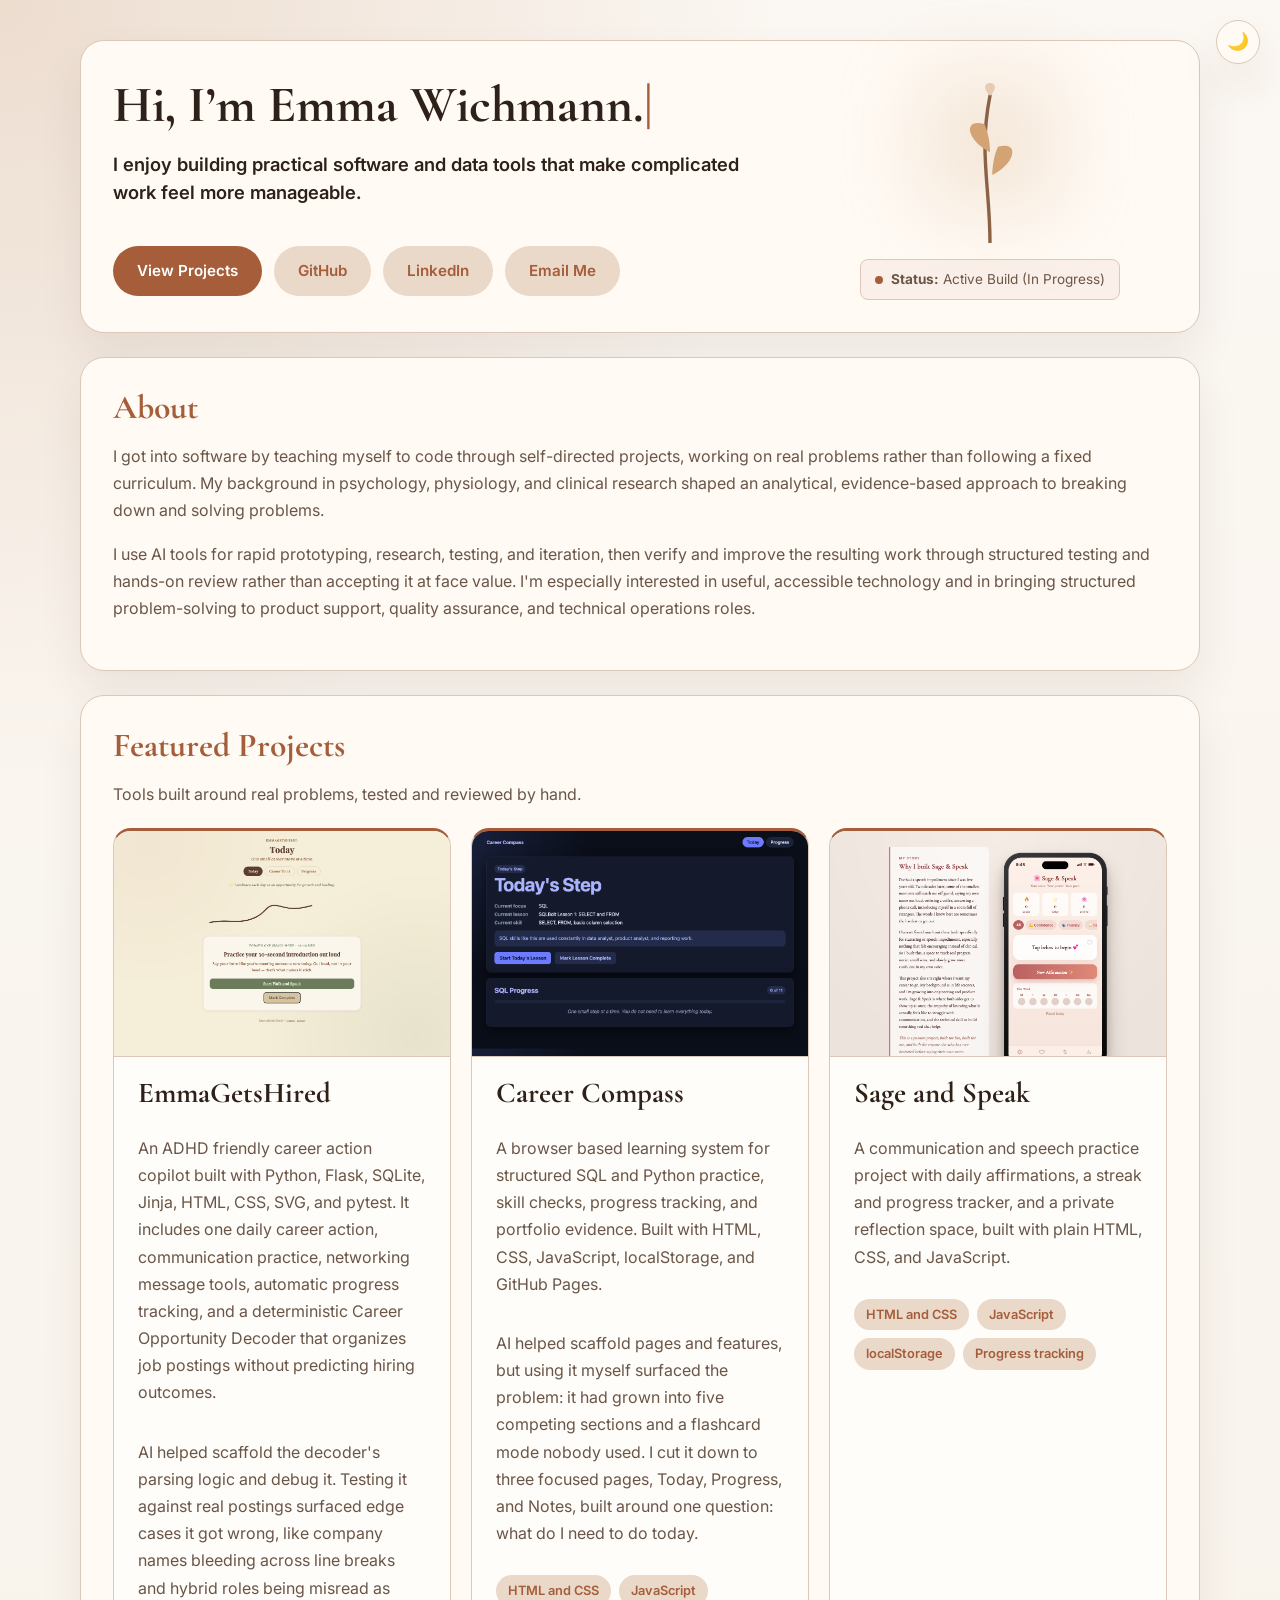
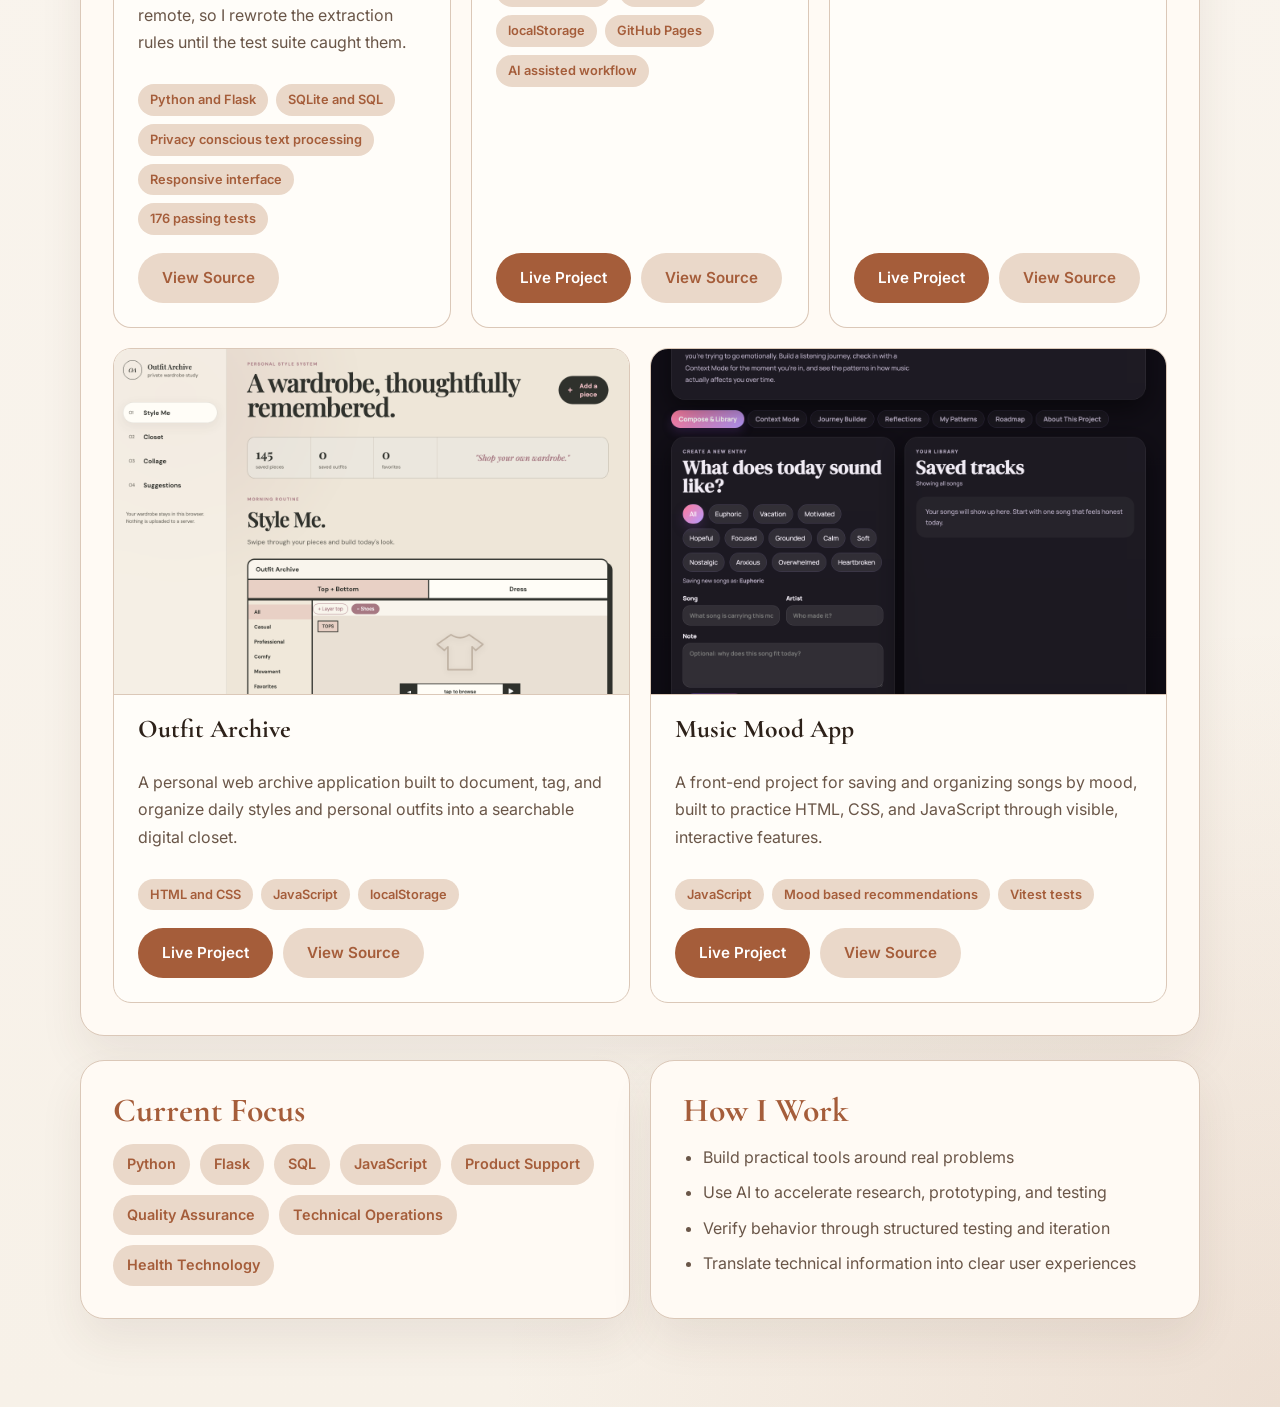
<file: index.html>
<!DOCTYPE html>
<html lang="en">
  <head>
    <meta charset="UTF-8" />
    <meta name="viewport" content="width=device-width, initial-scale=1.0" />
    <title>Emma Wichmann | Technical Product and Software Portfolio</title>
    <meta
      name="description"
    />
    <link rel="preconnect" href="https://fonts.googleapis.com" />
    <link rel="preconnect" href="https://fonts.gstatic.com" crossorigin />
    <link
      href="https://fonts.googleapis.com/css2?family=Cormorant+Garamond:wght@400;500;600;700&family=Inter:wght@400;500;600;700&display=swap"
      rel="stylesheet"
    />
    <link rel="stylesheet" href="style.css" />
  </head>
  <body>
    <button id="theme-toggle" class="theme-toggle" aria-label="Toggle dark mode">🌙</button>

    <main class="page-wrapper">

      <!-- HERO CONTAINER WITH NAME TYPEWRITER -->
      <section class="card hero-card-wrapper">
        <div class="hero-container">

          <div class="hero-text-content">
            <h1 class="hero-title">
              Hi, I’m <span id="typewriter"></span><span class="cursor" aria-hidden="true">|</span>
            </h1>

            <p class="hero-statement">
              I enjoy building practical software and data tools that make complicated work feel more manageable.
            </p>

            <div class="hero-actions">
              <a href="#projects" class="btn btn-primary">View Projects</a>
              <a class="btn btn-secondary" href="https://github.com/EmmaWichmann" target="_blank" rel="noreferrer">GitHub</a>
              <a class="btn btn-secondary" href="https://www.linkedin.com/in/emma-wichmann-668a87217" target="_blank" rel="noreferrer">LinkedIn</a>
              <a href="mailto:emma.1.wichmann@gmail.com" class="btn btn-secondary">Email Me</a>
            </div>
          </div>

          <div class="hero-visual">
            <div class="hero-illustration">
              <!-- Glow backdrop -->
              <div class="glow-sparkle" aria-hidden="true"></div>

              <!-- 1. The Flower SVG -->
              <svg class="swaying-flower" aria-hidden="true" width="120" height="170" viewBox="0 0 100 150" fill="none" xmlns="http://www.w3.org/2000/svg">
                <path d="M50 150C50 100 40 70 50 20" stroke="#8C6247" stroke-width="3" stroke-linecap="round"/>
                <path d="M50 70C30 60 25 40 45 45C45 45 50 55 50 70Z" fill="#D4A373"/>
                <path d="M52 90C72 80 77 60 57 65C57 65 52 75 52 90Z" fill="#D4A373"/>
                <path d="M50 20C35 5 65 5 50 20Z" fill="#E6CCB2"/>
              </svg>

              <!-- 2. The Status Log Stacked Cleanly Underneath -->
              <div class="status-log">
                <span class="status-dot" aria-hidden="true"></span>
                <p class="status-text" id="garden-status"><strong>Status:</strong> Active Build (In Progress)</p>
              </div>
            </div>
          </div>

        </div>
      </section>

      <!-- BIO / ABOUT SECTION -->
      <section class="card about-section">
        <h2>About</h2>
        <p>
          I got into software by teaching myself to code through self-directed projects, working on real problems rather than following a fixed curriculum. My background in psychology, physiology, and clinical research shaped an analytical, evidence-based approach to breaking down and solving problems.
        </p>
        <p>
          I use AI tools for rapid prototyping, research, testing, and iteration, then verify and improve the resulting work through structured testing and hands-on review rather than accepting it at face value. I'm especially interested in useful, accessible technology and in bringing structured problem-solving to product support, quality assurance, and technical operations roles.
        </p>
      </section>

     <!-- FEATURED PROJECTS SECTION -->
      <section id="projects" class="card featured-projects">
        <div class="section-heading">
          <h2>Featured Projects</h2>
          <p>Tools built around real problems, tested and reviewed by hand.</p>
        </div>

        <div class="project-grid project-grid--flagship">
          <article class="project-card project-card--flagship">
            <img
              src="assets/emmagetshired-today.png"
              alt="EmmaGetsHired Today page showing one daily career action and the animated growth trail"
              class="project-image"
              loading="lazy"
              width="1280"
              height="860"
            />
            <div class="project-card-body">
              <h3>EmmaGetsHired</h3>
              <p>An ADHD friendly career action copilot built with Python, Flask, SQLite, Jinja, HTML, CSS, SVG, and pytest. It includes one daily career action, communication practice, networking message tools, automatic progress tracking, and a deterministic Career Opportunity Decoder that organizes job postings without predicting hiring outcomes.</p>
              <p>AI helped scaffold the decoder's parsing logic and debug it. Testing it against real postings surfaced edge cases it got wrong, like company names bleeding across line breaks and hybrid roles being misread as remote, so I rewrote the extraction rules until the test suite caught them.</p>
              <ul class="tech-tags">
                <li>Python and Flask</li>
                <li>SQLite and SQL</li>
                <li>Privacy conscious text processing</li>
                <li>Responsive interface</li>
                <li>176 passing tests</li>
              </ul>
              <div class="project-actions">
                <a class="btn btn-secondary" href="https://github.com/EmmaWichmann/emmagetshired" target="_blank" rel="noreferrer">View Source</a>
              </div>
            </div>
          </article>

          <article class="project-card project-card--flagship">
            <img
              src="assets/careercompass-today.png"
              alt="Career Compass Today page showing the current SQL lesson and progress bar"
              class="project-image"
              loading="lazy"
              width="1280"
              height="760"
            />
            <div class="project-card-body">
              <h3>Career Compass</h3>
              <p>A browser based learning system for structured SQL and Python practice, skill checks, progress tracking, and portfolio evidence. Built with HTML, CSS, JavaScript, localStorage, and GitHub Pages.</p>
              <p>AI helped scaffold pages and features, but using it myself surfaced the problem: it had grown into five competing sections and a flashcard mode nobody used. I cut it down to three focused pages, Today, Progress, and Notes, built around one question: what do I need to do today.</p>
              <ul class="tech-tags">
                <li>HTML and CSS</li>
                <li>JavaScript</li>
                <li>localStorage</li>
                <li>GitHub Pages</li>
                <li>AI assisted workflow</li>
              </ul>
              <div class="project-actions">
                <a class="btn btn-primary" href="https://emmawichmann.github.io/careercompass/" target="_blank" rel="noreferrer">Live Project</a>
                <a class="btn btn-secondary" href="https://github.com/EmmaWichmann/careercompass" target="_blank" rel="noreferrer">View Source</a>
              </div>
            </div>
          </article>

          <article class="project-card project-card--flagship">
            <img
              src="assets/sagespeak-story.png"
              alt="Sage and Speak landing page with the app's origin story and a preview of the affirmation tracker interface"
              class="project-image"
              loading="lazy"
              width="1280"
              height="860"
            />
            <div class="project-card-body">
              <h3>Sage and Speak</h3>
              <p>A communication and speech practice project with daily affirmations, a streak and progress tracker, and a private reflection space, built with plain HTML, CSS, and JavaScript.</p>
              <ul class="tech-tags">
                <li>HTML and CSS</li>
                <li>JavaScript</li>
                <li>localStorage</li>
                <li>Progress tracking</li>
              </ul>
              <div class="project-actions">
                <a class="btn btn-primary" href="https://emmawichmann.github.io/sagespeak/" target="_blank" rel="noreferrer">Live Project</a>
                <a class="btn btn-secondary" href="https://github.com/EmmaWichmann/sagespeak" target="_blank" rel="noreferrer">View Source</a>
              </div>
            </div>
          </article>
        </div>

        <div class="project-grid project-grid--supporting">
          <article class="project-card project-card--has-image">
            <img
              src="assets/outfit-archive-style-me.png"
              alt="Outfit Archive Style Me page showing saved wardrobe pieces and an outfit builder"
              class="project-image"
              loading="lazy"
              width="1280"
              height="860"
            />
            <div class="project-card-body">
              <h3>Outfit Archive</h3>
              <p>A personal web archive application built to document, tag, and organize daily styles and personal outfits into a searchable digital closet.</p>
              <ul class="tech-tags">
                <li>HTML and CSS</li>
                <li>JavaScript</li>
                <li>localStorage</li>
              </ul>
              <div class="project-actions">
                <a class="btn btn-primary" href="https://emmawichmann.github.io/outfit-archive/" target="_blank" rel="noreferrer">Live Project</a>
                <a class="btn btn-secondary" href="https://github.com/EmmaWichmann/outfit-archive" target="_blank" rel="noreferrer">View Source</a>
              </div>
            </div>
          </article>

          <article class="project-card project-card--has-image">
            <img
              src="assets/musicmood-compose.png"
              alt="Music Mood App compose screen for tagging saved songs by mood"
              class="project-image"
              loading="lazy"
              width="1280"
              height="860"
            />
            <div class="project-card-body">
              <h3>Music Mood App</h3>
              <p>A front-end project for saving and organizing songs by mood, built to practice HTML, CSS, and JavaScript through visible, interactive features.</p>
              <ul class="tech-tags">
                <li>JavaScript</li>
                <li>Mood based recommendations</li>
                <li>Vitest tests</li>
              </ul>
              <div class="project-actions">
                <a class="btn btn-primary" href="https://emmawichmann.github.io/musicmoodapp/" target="_blank" rel="noreferrer">Live Project</a>
                <a class="btn btn-secondary" href="https://github.com/EmmaWichmann/musicmoodapp" target="_blank" rel="noreferrer">View Source</a>
              </div>
            </div>
          </article>
        </div>
      </section>

      <!-- BOTTOM SPLIT LAYOUT -->
      <section class="split-layout">
        <section class="card">
          <h2>Current Focus</h2>
          <ul class="tag-list">
            <li>Python</li>
            <li>Flask</li>
            <li>SQL</li>
            <li>JavaScript</li>
            <li>Product Support</li>
            <li>Quality Assurance</li>
            <li>Technical Operations</li>
            <li>Health Technology</li>
          </ul>
        </section>

        <section class="card">
          <h2>How I Work</h2>
          <ul class="value-list">
            <li>Build practical tools around real problems</li>
            <li>Use AI to accelerate research, prototyping, and testing</li>
            <li>Verify behavior through structured testing and iteration</li>
            <li>Translate technical information into clear user experiences</li>
          </ul>
        </section>
      </section>

    </main>

    <script src="script.js"></script>
  </body>
</html>
</file>
<file: style.css>
:root {
  --bg: #f7f1e8;
  --paper: #fffaf4;
  --text: #2d2119;
  --muted: #6a5648;
  --accent: #a55d3a;
  --accent-soft: #ead8c9;
  --line: #dbc8b8;
  --shadow: 0 22px 44px rgba(82, 54, 35, 0.08);
  --radius: 24px;
}

:root[data-theme="dark"] {
  --bg: #17120e;
  --paper: #221a15;
  --text: #f3e9df;
  --muted: #c3ac9b;
  --accent: #e6996a;
  --accent-soft: #3a2a1f;
  --line: #3d2e24;
  --shadow: 0 22px 44px rgba(0, 0, 0, 0.35);
}

* {
  box-sizing: border-box;
}

body {
  margin: 0;
  min-height: 100vh;
  background:
    radial-gradient(circle at top left, rgba(234, 216, 201, 0.85), transparent 24%),
    radial-gradient(circle at bottom right, rgba(165, 93, 58, 0.12), transparent 24%),
    linear-gradient(180deg, #fbf7f2 0%, var(--bg) 100%);
  color: var(--text);
  font-family: "Inter", sans-serif;
  transition: background-color 0.3s ease, color 0.3s ease;
}

:root[data-theme="dark"] body {
  background:
    radial-gradient(circle at top left, rgba(230, 153, 106, 0.1), transparent 24%),
    radial-gradient(circle at bottom right, rgba(230, 153, 106, 0.06), transparent 24%),
    linear-gradient(180deg, #1a1410 0%, var(--bg) 100%);
}

.theme-toggle {
  position: fixed;
  top: 20px;
  right: 20px;
  z-index: 50;
  width: 44px;
  height: 44px;
  border-radius: 50%;
  border: 1px solid var(--line);
  background: var(--paper);
  color: var(--text);
  font-size: 1.1rem;
  line-height: 1;
  cursor: pointer;
  box-shadow: var(--shadow);
  display: flex;
  align-items: center;
  justify-content: center;
  transition: transform 0.2s ease, background-color 0.3s ease;
}

.theme-toggle:hover {
  transform: scale(1.08);
}

.page-wrapper {
  width: min(1120px, calc(100% - 32px));
  margin: 0 auto;
  padding: 40px 0 64px;
}

.card {
  background: var(--paper);
  border: 1px solid var(--line);
  border-radius: var(--radius);
  box-shadow: var(--shadow);
  padding: 32px;
  margin-bottom: 24px;
  transition: background-color 0.3s ease, border-color 0.3s ease,
    opacity 0.6s ease, transform 0.6s ease;
  opacity: 0;
  transform: translateY(24px);
}

.card.in-view {
  opacity: 1;
  transform: translateY(0);
}

/* --- TYPOGRAPHY --- */
h1, h2, h3 {
  margin-top: 0;
  font-family: "Cormorant Garamond", Georgia, serif;
  line-height: 1.1;
  color: var(--text);
}

h1 {
  margin-bottom: 18px;
  font-size: clamp(2rem, 5vw, 3.2rem);
}

h2 {
  margin-bottom: 14px;
  font-size: 2.1rem;
  color: var(--accent);
}

h3 {
  margin-bottom: 10px;
  font-size: 1.6rem;
}

p, li, a {
  font-size: 1rem;
  line-height: 1.7;
}

.hero-description, .about-section p, .section-heading p, .project-card p, .value-list li {
  color: var(--muted);
}

.hero-statement {
  font-size: 1.15rem;
  font-weight: 600;
  color: var(--text);
  margin: 0 0 16px;
  line-height: 1.5;
}

.eyebrow {
  display: block;
  margin: 0 0 12px;
  color: var(--accent);
  text-transform: uppercase;
  letter-spacing: 0.16em;
  font-size: 0.75rem;
  font-weight: 700;
}

/* --- HERO CORE GRID LAYOUT --- */
.hero-container {
  display: grid;
  grid-template-columns: 1.3fr 0.7fr;
  gap: 40px;
  align-items: center;
}

.hero-text-content {
  display: flex;
  flex-direction: column;
}

.hero-actions {
  display: flex;
  flex-wrap: wrap;
  gap: 12px;
  margin-top: 24px;
}

/* --- BUTTONS --- */
.btn {
  display: inline-flex;
  align-items: center;
  justify-content: center;
  border-radius: 999px;
  padding: 12px 24px;
  font-weight: 600;
  text-decoration: none;
  font-size: 0.95rem;
  transition: all 0.2s ease;
}

.btn-primary {
  background: var(--accent);
  color: #ffffff;
}

.btn-primary:hover {
  background: #8e4e2f;
}

.btn-secondary {
  background: var(--accent-soft);
  color: var(--accent);
}

.btn-secondary:hover {
  background: #e2cbba;
}

.btn:focus-visible,
.theme-toggle:focus-visible,
a:focus-visible {
  outline: 2px solid var(--accent);
  outline-offset: 3px;
}

/* --- PROJECTS COMPONENT --- */
.project-grid {
  display: grid;
  grid-template-columns: repeat(2, minmax(0, 1fr));
  gap: 20px;
  margin-top: 20px;
}

.project-grid--flagship {
  grid-template-columns: repeat(auto-fit, minmax(260px, 1fr));
}

.project-grid--supporting {
  margin-top: 20px;
}

.project-card {
  border: 1px solid var(--line);
  border-radius: 18px;
  padding: 24px;
  background: #fffdf9;
  display: flex;
  flex-direction: column;
  justify-content: flex-start;
  transition: transform 0.2s ease, box-shadow 0.2s ease, background-color 0.3s ease;
}

.project-card-body {
  display: flex;
  flex-direction: column;
  flex: 1;
}

:root[data-theme="dark"] .project-card {
  background: var(--accent-soft);
}

.project-card:hover,
.project-card:focus-within {
  transform: translateY(-4px);
  box-shadow: 0 14px 26px rgba(82, 54, 35, 0.12);
}

.project-card--flagship {
  border-top: 3px solid var(--accent);
  padding: 0 0 24px;
  overflow: hidden;
}

.project-card--flagship .project-card-body {
  padding: 20px 24px 0;
}

.project-card--flagship h3 {
  font-size: 1.8rem;
}

.project-card--has-image {
  padding: 0 0 24px;
  overflow: hidden;
}

.project-card--has-image .project-card-body {
  padding: 20px 24px 0;
}

.project-image {
  display: block;
  width: 100%;
  height: auto;
  max-width: 100%;
  aspect-ratio: 1280 / 860;
  object-fit: cover;
  object-position: top;
  border-bottom: 1px solid var(--line);
}

.project-card p {
  min-height: 0;
}

.tech-tags {
  display: flex;
  flex-wrap: wrap;
  gap: 8px;
  padding-left: 0;
  list-style: none;
  margin: 12px 0 0;
}

.tech-tags li {
  padding: 5px 12px;
  border-radius: 999px;
  background: var(--accent-soft);
  color: var(--accent);
  font-weight: 600;
  font-size: 0.8rem;
}

.project-actions {
  display: flex;
  flex-wrap: wrap;
  gap: 10px;
  margin-top: auto;
  padding-top: 18px;
}

/* --- BOTTOM SPLIT LAYOUT --- */
.split-layout {
  display: grid;
  grid-template-columns: repeat(2, minmax(0, 1fr));
  gap: 20px;
}

.tag-list {
  display: flex;
  flex-wrap: wrap;
  gap: 10px;
  padding-left: 0;
  list-style: none;
  margin: 0;
}

.tag-list li {
  padding: 8px 14px;
  border-radius: 999px;
  background: var(--accent-soft);
  color: var(--accent);
  font-weight: 600;
  font-size: 0.9rem;
}

.value-list {
  padding-left: 20px;
  margin: 0;
}

.value-list li {
  margin-bottom: 8px;
}

/* --- CHANGELOG STATUS STYLING --- */
.status-log {
  display: inline-flex;
  align-items: center;
  gap: 8px;
  background: rgba(165, 93, 58, 0.06);
  padding: 8px 14px;
  border-radius: 8px;
  border: 1px solid var(--line);
  margin-top: 0; /* Updated to 0 so the flex layout handles the stack spacing */
  width: fit-content;
}

.status-dot {
  width: 8px;
  height: 8px;
  background-color: var(--accent);
  border-radius: 50%;
  display: inline-block;
  animation: statusPulse 2s ease-in-out infinite;
}

@keyframes statusPulse {
  0% { opacity: 0.3; transform: scale(0.9); }
  50% { opacity: 1; transform: scale(1.1); }
  100% { opacity: 0.3; transform: scale(0.9); }
}

/* Fresh = something was pushed to GitHub in the last 48 hours */
.status-log.fresh {
  background: rgba(230, 153, 106, 0.14);
  border-color: var(--accent);
}

.status-log.fresh .status-dot {
  animation: statusPulse 0.9s ease-in-out infinite;
  box-shadow: 0 0 8px var(--accent);
}

.hero-illustration:has(.status-log.fresh) .glow-sparkle {
  opacity: 0.7;
}

.status-text {
  font-size: 0.85rem !important;
  margin: 0 !important;
  color: var(--muted) !important;
}

/* --- VISUAL ELEMENTS --- */
.hero-visual {
  display: flex;
  justify-content: center;
  align-items: center;
}

.hero-illustration {
  position: relative;
  display: flex;
  flex-direction: column; /* Stacks the flower and status vertically */
  align-items: center;    /* Centers both components horizontally */
  gap: 16px;              /* Controls the clear space between the flower and the text */
}

.swaying-flower {
  transform-origin: bottom center;
  animation: elegantSway 6s ease-in-out infinite alternate;
  z-index: 2;
}

@keyframes elegantSway {
  0% { transform: rotate(-4deg); }
  100% { transform: rotate(6deg); }
}

.glow-sparkle {
  position: absolute;
  width: 140px;
  height: 140px;
  background: #E6CCB2;
  filter: blur(40px);
  opacity: 0.4;
  z-index: 1;
}

/* --- TYPEWRITER CURSOR --- */
.cursor {
  color: var(--accent);
  font-weight: 700;
  animation: cursorBlink 0.8s infinite;
}

@keyframes cursorBlink {
  50% { opacity: 0; }
}

/* --- RESPONSIVE MOBILE --- */
@media (max-width: 840px) {
  .hero-container, .project-grid, .split-layout {
    grid-template-columns: 1fr;
  }

  .hero-container {
    text-align: center;
  }

  .hero-actions {
    justify-content: center;
  }

  .hero-visual {
    grid-row: 1;
    margin-bottom: 12px;
  }

  .project-card p {
    min-height: 0;
  }
}

/* --- REDUCED MOTION --- */
@media (prefers-reduced-motion: reduce) {
  * {
    animation-duration: 0.01ms !important;
    animation-iteration-count: 1 !important;
    transition-duration: 0.01ms !important;
    scroll-behavior: auto !important;
  }

  .card {
    opacity: 1;
    transform: none;
  }

  .cursor {
    animation: none;
    opacity: 1;
  }
}
</file>
